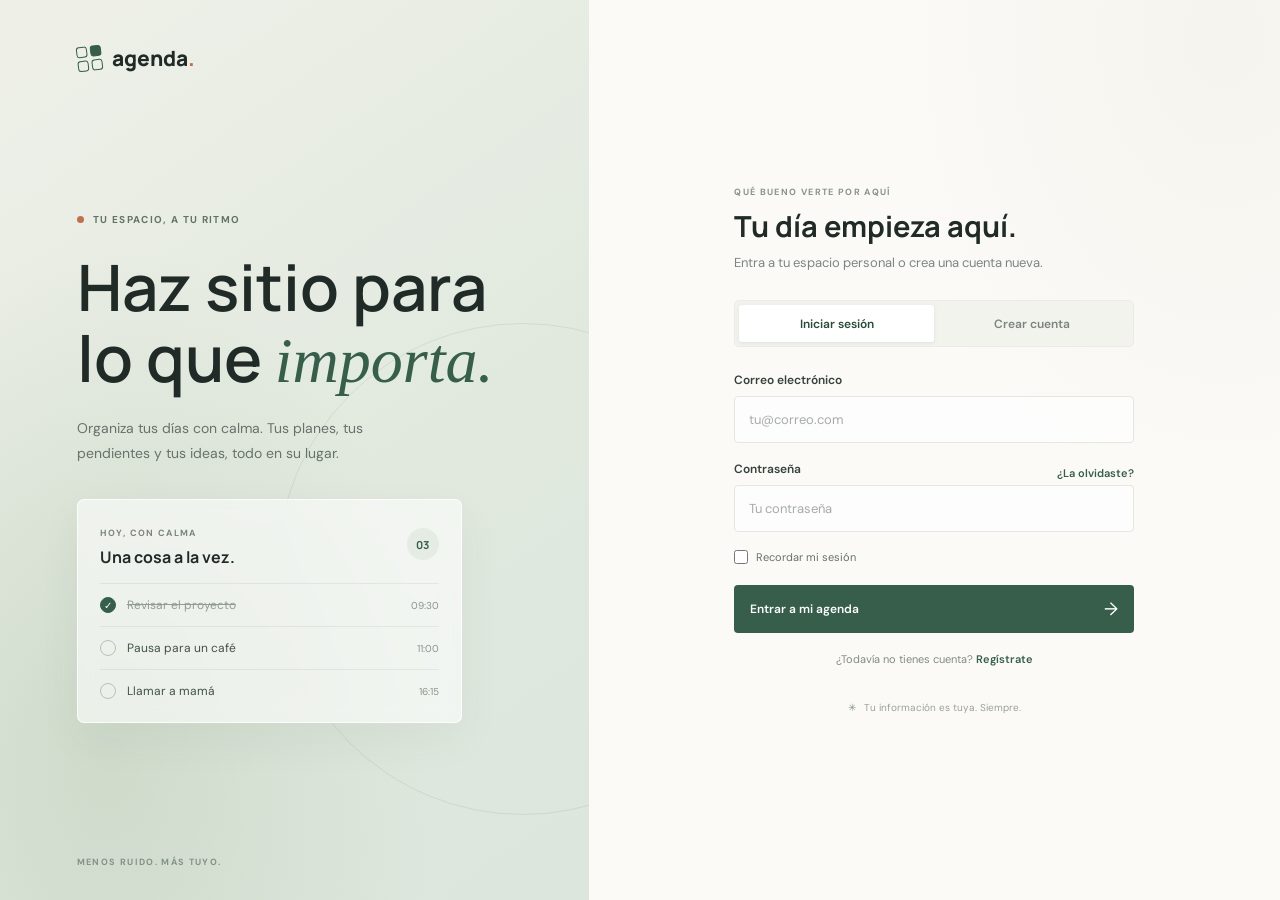
<file: index.html>
<!DOCTYPE html>
<html lang="es">

<head>
	<meta charset="UTF-8">
	<meta name="viewport" content="width=device-width, initial-scale=1.0">
	<meta name="theme-color" content="#f4f3ee">
	<title>Agenda | Acceso</title>
	<link rel="preconnect" href="https://fonts.googleapis.com">
	<link rel="preconnect" href="https://fonts.gstatic.com" crossorigin>
	<link
		href="https://fonts.googleapis.com/css2?family=DM+Sans:wght@400;500;600;700&family=Manrope:wght@400;500;600;700;800&display=swap"
		rel="stylesheet">
	<link rel="stylesheet" href="css/style.css">
</head>

<body>
	<main class="auth-layout">
		<section class="welcome-panel" aria-labelledby="welcome-title">
			<a class="brand" href="#inicio" aria-label="Agenda, inicio">
				<span class="brand-mark" aria-hidden="true"><span></span><span></span><span></span><span></span></span>
				agenda<span class="brand-period">.</span>
			</a>

			<div class="welcome-copy" id="inicio">
				<p class="eyebrow"><span class="eyebrow-dot"></span> TU ESPACIO, A TU RITMO</p>
				<h1 id="welcome-title">Haz sitio para<br>lo que <em>importa.</em></h1>
				<p class="welcome-description">Organiza tus días con calma. Tus planes, tus pendientes y tus ideas, todo
					en su lugar.</p>

				<div class="preview" aria-label="Vista previa de tus pendientes">
					<div class="preview-header">
						<div>
							<span class="preview-label">HOY, CON CALMA</span>
							<p class="preview-date">Una cosa a la vez.</p>
						</div>
						<span class="preview-count">03</span>
					</div>
					<div class="preview-task">
						<span class="task-check task-check--done" aria-hidden="true">✓</span>
						<span class="task-name task-name--done">Revisar el proyecto</span>
						<span class="task-time">09:30</span>
					</div>
					<div class="preview-task">
						<span class="task-check" aria-hidden="true"></span>
						<span class="task-name">Pausa para un café</span>
						<span class="task-time">11:00</span>
					</div>
					<div class="preview-task">
						<span class="task-check" aria-hidden="true"></span>
						<span class="task-name">Llamar a mamá</span>
						<span class="task-time">16:15</span>
					</div>
				</div>
			</div>

			<p class="welcome-footer">MENOS RUIDO. MÁS TUYO.</p>
		</section>

		<section class="form-panel" aria-label="Acceso a tu cuenta">
			<div class="form-wrap">
				<div class="mobile-brand" aria-hidden="true">
					<span class="brand-mark"><span></span><span></span><span></span><span></span></span>
					agenda<span class="brand-period">.</span>
				</div>
				<p class="form-kicker">QUÉ BUENO VERTE POR AQUÍ</p>
				<h2>Tu día empieza aquí.</h2>
				<p class="form-intro">Entra a tu espacio personal o crea una cuenta nueva.</p>

				<div class="auth-switch">
					<input class="tab-input" type="radio" name="auth-tab" id="tab-login" checked>
					<input class="tab-input" type="radio" name="auth-tab" id="tab-register">
					<div class="tab-list" aria-label="Tipo de acceso">
						<label class="tab-label tab-login" for="tab-login">Iniciar sesión</label>
						<label class="tab-label tab-register" for="tab-register">Crear cuenta</label>
					</div>

					<div class="form-content">
						<form class="auth-form login-form" id="user-login-form" method="post">
							<div class="field">
								<label for="login-email">Correo electrónico</label>
								<input id="login-email" name="email" type="email" placeholder="tu@correo.com"
									autocomplete="email" required>
							</div>
							<div class="field">
								<div class="field-heading">
									<label for="login-password">Contraseña</label>
									<a class="text-link" href="#recuperar">¿La olvidaste?</a>
								</div>
								<input id="login-password" name="password" type="password" placeholder="Tu contraseña"
									autocomplete="current-password" required>
							</div>
							<label class="remember-option" for="remember-me">
								<input id="remember-me" name="remember" type="checkbox">
								<span>Recordar mi sesión</span>
							</label>
							<button class="submit-button" type="submit">Entrar a mi agenda <span
									aria-hidden="true">→</span></button>
							<p class="form-bottom">¿Todavía no tienes cuenta? <label class="inline-tab-link"
									for="tab-register">Regístrate</label></p>
						</form>

						<form class="auth-form register-form" id="user-registration-form" method="post">
							<div class="field">
								<label for="register-name">Nombre completo</label>
								<input id="register-name" name="name" type="text" placeholder="¿Cómo te llamas?"
									autocomplete="name" required>
							</div>
							<div class="field">
								<label for="register-email">Correo electrónico</label>
								<input id="register-email" name="email" type="email" placeholder="tu@correo.com"
									autocomplete="email" required>
							</div>
							<div class="field">
								<label for="register-password">Crea una contraseña</label>
								<input id="register-password" name="password" type="password"
									placeholder="Mínimo 8 caracteres" autocomplete="new-password" minlength="8"
									required>
							</div>
							<button class="submit-button" type="submit">Crear mi cuenta <span
									aria-hidden="true">→</span></button>
							<p class="form-bottom">¿Ya tienes cuenta? <label class="inline-tab-link"
									for="tab-login">Inicia sesión</label></p>
						</form>
					</div>
				</div>
				<p class="privacy-note"><span aria-hidden="true">✳</span> Tu información es tuya. Siempre.</p>
			</div>
		</section>
	</main>

	
	<script type="module" src="/js/index.js" defer></script>

</body>

</html>
</file>
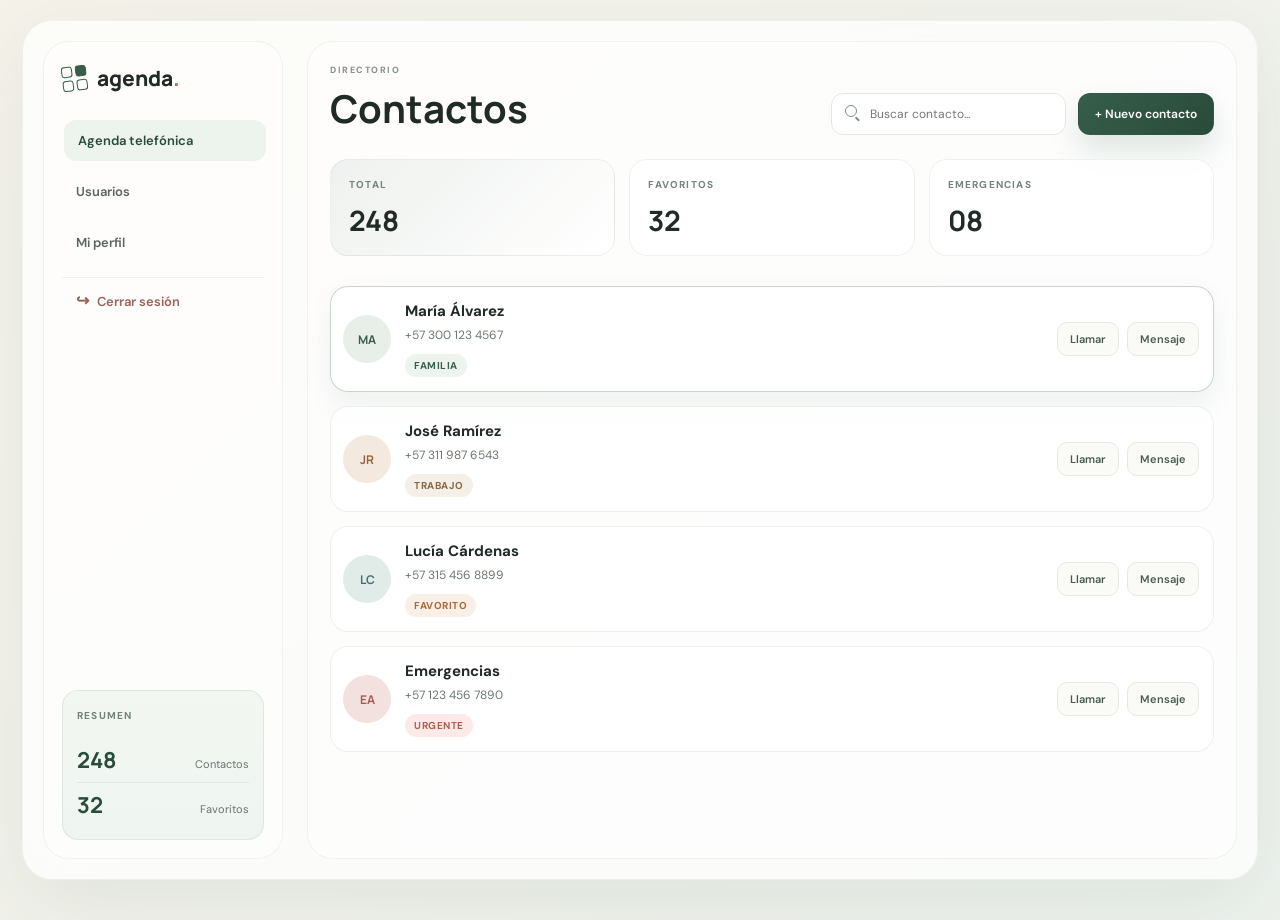
<file: views/notebook-admin.html>
<!DOCTYPE html>
<html lang="es">

<head>
    <meta charset="UTF-8">
    <meta name="viewport" content="width=device-width, initial-scale=1.0">
    <meta name="theme-color" content="#f4f3ee">
    <title>Usuarios | Agenda</title>
    <link rel="preconnect" href="https://fonts.googleapis.com">
    <link rel="preconnect" href="https://fonts.gstatic.com" crossorigin>
    <link
        href="https://fonts.googleapis.com/css2?family=DM+Sans:wght@400;500;600;700&family=Manrope:wght@400;500;600;700;800&display=swap"
        rel="stylesheet">
    <link rel="stylesheet" href="../css/style.css">
</head>

<body class="phonebook-body">
    <div class="phonebook-shell">
        <aside class="phonebook-sidebar">
            <a class="brand" href="../index.html" aria-label="Agenda, inicio">
                <span class="brand-mark" aria-hidden="true"><span></span><span></span><span></span><span></span></span>
                agenda<span class="brand-period">.</span>
            </a>

            <nav class="phonebook-nav" aria-label="Categorías de agenda">
                <a class="nav-item active" href="notebook-admin.html" aria-current="page">Agenda telefónica</a>
                <a class="nav-item" href="users-admin.html">Usuarios</a>
                <a class="nav-item" href="profile-admin.html">Mi perfil</a>
                <button class="nav-item nav-logout" id="logout-button" type="button">Cerrar sesión</button>
            </nav>

            <div class="sidebar-summary">
                <p>Resumen</p>
                <div class="summary-metric">
                    <strong>248</strong>
                    <span>Contactos</span>
                </div>
                <div class="summary-metric">
                    <strong>32</strong>
                    <span>Favoritos</span>
                </div>
            </div>
        </aside>

        <main class="phonebook-main">
            <header class="phonebook-header">
                <div>
                    <p class="phonebook-kicker">DIRECTORIO</p>
                    <h1>Contactos</h1>
                </div>

                <div class="phonebook-header-actions">
                    <label class="phonebook-search" aria-label="Buscar contacto">
                        <span class="search-icon" aria-hidden="true"></span>
                        <input type="search" placeholder="Buscar contacto..." autocomplete="off">
                    </label>
                    <button class="phonebook-button phonebook-button--primary" type="button">+ Nuevo contacto</button>
                </div>
            </header>

            <section class="phonebook-stats" aria-label="Estadísticas de contactos">
                <article class="stat-card stat-card--accent">
                    <span>Total</span>
                    <strong>248</strong>
                </article>
                <article class="stat-card">
                    <span>Favoritos</span>
                    <strong>32</strong>
                </article>
                <article class="stat-card">
                    <span>Emergencias</span>
                    <strong>08</strong>
                </article>
            </section>

            <section class="contacts-panel" aria-label="Lista de contactos">
                <article class="contact-card selected">
                    <div class="contact-avatar" data-tone="0">MA</div>
                    <div class="contact-copy">
                        <h3>María Álvarez</h3>
                        <p>+57 300 123 4567</p>
                        <span class="contact-badge">Familia</span>
                    </div>
                    <div class="contact-actions">
                        <button type="button">Llamar</button>
                        <button type="button">Mensaje</button>
                    </div>
                </article>

                <article class="contact-card">
                    <div class="contact-avatar" data-tone="1">JR</div>
                    <div class="contact-copy">
                        <h3>José Ramírez</h3>
                        <p>+57 311 987 6543</p>
                        <span class="contact-badge contact-badge--work">Trabajo</span>
                    </div>
                    <div class="contact-actions">
                        <button type="button">Llamar</button>
                        <button type="button">Mensaje</button>
                    </div>
                </article>

                <article class="contact-card">
                    <div class="contact-avatar" data-tone="2">LC</div>
                    <div class="contact-copy">
                        <h3>Lucía Cárdenas</h3>
                        <p>+57 315 456 8899</p>
                        <span class="contact-badge contact-badge--favorite">Favorito</span>
                    </div>
                    <div class="contact-actions">
                        <button type="button">Llamar</button>
                        <button type="button">Mensaje</button>
                    </div>
                </article>

                <article class="contact-card">
                    <div class="contact-avatar" data-tone="3">EA</div>
                    <div class="contact-copy">
                        <h3>Emergencias</h3>
                        <p>+57 123 456 7890</p>
                        <span class="contact-badge contact-badge--alert">Urgente</span>
                    </div>
                    <div class="contact-actions">
                        <button type="button">Llamar</button>
                        <button type="button">Mensaje</button>
                    </div>
                </article>
            </section>
        </main>

    </div>
    <script type="module" src="../js/logout.js"></script>
</body>

</html>
</file>
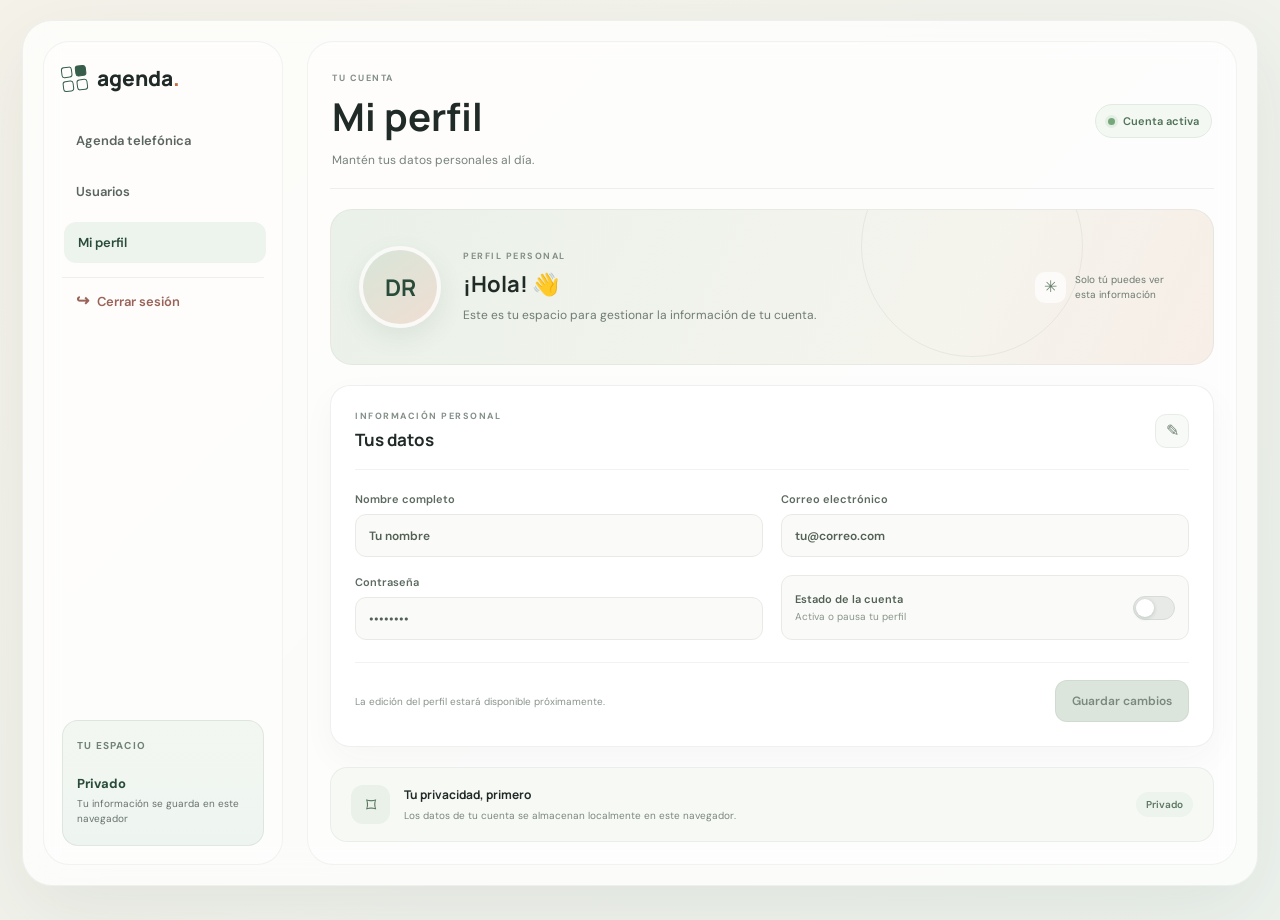
<file: views/profile-admin.html>
<!DOCTYPE html>
<html lang="es">

<head>
    <meta charset="UTF-8">
    <meta name="viewport" content="width=device-width, initial-scale=1.0">
    <meta name="theme-color" content="#f4f3ee">
    <title>Mi perfil | Agenda</title>
    <link rel="preconnect" href="https://fonts.googleapis.com">
    <link rel="preconnect" href="https://fonts.gstatic.com" crossorigin>
    <link
        href="https://fonts.googleapis.com/css2?family=DM+Sans:wght@400;500;600;700&family=Manrope:wght@400;500;600;700;800&display=swap"
        rel="stylesheet">
    <link rel="stylesheet" href="../css/style.css">
</head>

<body class="phonebook-body">
    <div class="phonebook-shell profile-shell">
        <aside class="phonebook-sidebar">
            <a class="brand" href="../index.html" aria-label="Agenda, inicio">
                <span class="brand-mark" aria-hidden="true"><span></span><span></span><span></span><span></span></span>
                agenda<span class="brand-period">.</span>
            </a>

            <nav class="phonebook-nav" aria-label="Navegación principal">
                <a class="nav-item" href="notebook-admin.html">Agenda telefónica</a>
                <a class="nav-item" href="users-admin.html">Usuarios</a>
                <a class="nav-item active" href="profile-admin.html" aria-current="page">Mi perfil</a>
                <button class="nav-item nav-logout" id="logout-button" type="button">Cerrar sesión</button>
            </nav>

            <div class="sidebar-summary users-sidebar-summary">
                <p>Tu espacio</p>
                <div class="summary-metric">
                    <strong>Privado</strong>
                    <span>Tu información se guarda en este navegador</span>
                </div>
            </div>
        </aside>

        <main class="phonebook-main profile-main">
            <header class="users-page-header">
                <div>
                    <p class="phonebook-kicker">TU CUENTA</p>
                    <h1>Mi perfil</h1>
                    <p class="users-intro">Mantén tus datos personales al día.</p>
                </div>
                <span class="profile-state"><span aria-hidden="true"></span> Cuenta activa</span>
            </header>

            <section class="profile-hero" aria-label="Resumen del perfil">
                <div class="profile-avatar" aria-hidden="true">DR</div>
                <div class="profile-hero-copy">
                    <p class="phonebook-kicker">PERFIL PERSONAL</p>
                    <h2>¡Hola! 👋</h2>
                    <p>Este es tu espacio para gestionar la información de tu cuenta.</p>
                </div>
                <div class="profile-hero-note">
                    <span class="profile-note-icon" aria-hidden="true">✳</span>
                    <span>Solo tú puedes ver esta información</span>
                </div>
            </section>

            <section class="profile-card" aria-labelledby="personal-info-title">
                <div class="profile-card-heading">
                    <div>
                        <p class="phonebook-kicker">INFORMACIÓN PERSONAL</p>
                        <h2 id="personal-info-title">Tus datos</h2>
                    </div>
                    <span class="profile-edit-mark" aria-hidden="true">✎</span>
                </div>

                <div class="profile-fields">
                    <label class="profile-field">
                        Nombre completo
                        <input type="text" value="Tu nombre" readonly>
                    </label>
                    <label class="profile-field">
                        Correo electrónico
                        <input type="email" value="tu@correo.com" readonly>
                    </label>
                    <label class="profile-field">
                        Contraseña
                        <input type="password" value="********" >
                       
                    </label>
                    <label class="profile-switch-field">
                        <span class="profile-switch-copy">
                            <span>Estado de la cuenta</span>
                            <small>Activa o pausa tu perfil</small>
                        </span>
                        <input class="profile-toggle-checkbox" type="checkbox" value="1" aria-label="Cuenta activa">
                    </label>
                </div>

                <div class="profile-card-footer">
                    <p>La edición del perfil estará disponible próximamente.</p>
                    <button class="phonebook-button phonebook-button--primary" type="button" disabled>
                        Guardar cambios
                    </button>
                </div>
            </section>

            <section class="profile-security-card" aria-label="Privacidad de la cuenta">
                <span class="security-icon" aria-hidden="true">⌑</span>
                <div>
                    <h2>Tu privacidad, primero</h2>
                    <p>Los datos de tu cuenta se almacenan localmente en este navegador.</p>
                </div>
                <span class="security-lock" aria-label="Información privada">Privado</span>
            </section>
        </main>
    </div>
    <script type="module" src="../js/logout.js"></script>
</body>

</html>
</file>
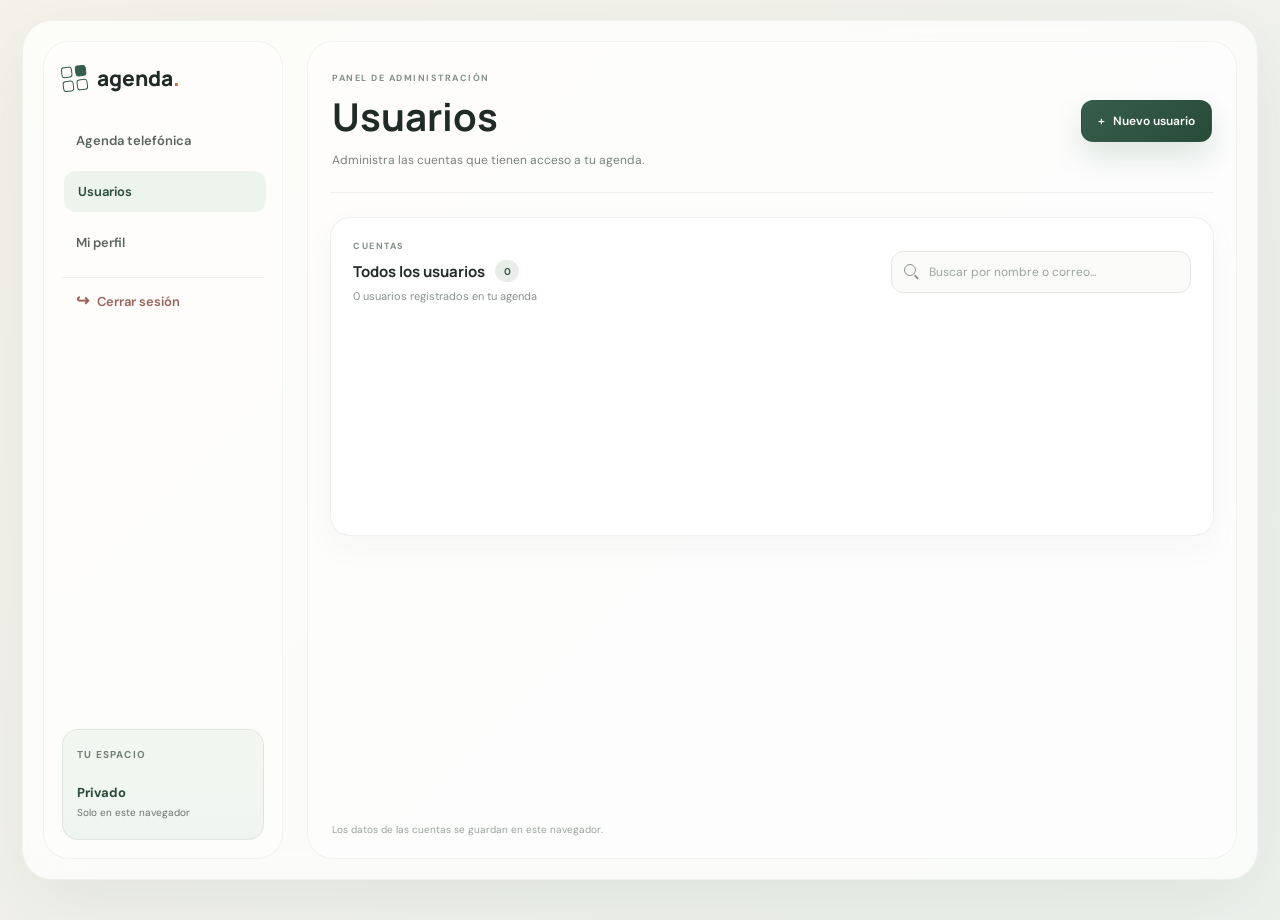
<file: views/users-admin.html>
<!DOCTYPE html>
<html lang="es">

<head>
    <meta charset="UTF-8">
    <meta name="viewport" content="width=device-width, initial-scale=1.0">
    <meta name="theme-color" content="#f4f3ee">
    <title>Usuarios | Agenda</title>
    <link rel="preconnect" href="https://fonts.googleapis.com">
    <link rel="preconnect" href="https://fonts.gstatic.com" crossorigin>
    <link
        href="https://fonts.googleapis.com/css2?family=DM+Sans:wght@400;500;600;700&family=Manrope:wght@400;500;600;700;800&display=swap"
        rel="stylesheet">
    <link rel="stylesheet" href="../css/style.css">
   
</head>

<body class="phonebook-body">
    <div class="phonebook-shell users-shell">
        <aside class="phonebook-sidebar">
            <a class="brand" href="../index.html" aria-label="Agenda, inicio">
                <span class="brand-mark" aria-hidden="true"><span></span><span></span><span></span><span></span></span>
                agenda<span class="brand-period">.</span>
            </a>

            <nav class="phonebook-nav" aria-label="Navegación principal">
                <a class="nav-item" href="notebook-admin.html">Agenda telefónica</a>
                <a class="nav-item active" href="users-admin.html" aria-current="page">Usuarios</a>
                <a class="nav-item" href="profile-admin.html">Mi perfil</a>
                <button class="nav-item nav-logout" id="logout-button" type="button">Cerrar sesión</button>
            </nav>

            <div class="sidebar-summary users-sidebar-summary">
                <p>Tu espacio</p>
                <div class="summary-metric">
                    <strong>Privado</strong>
                    <span>Solo en este navegador</span>
                </div>
            </div>
        </aside>

        <main class="phonebook-main users-main">
            <header class="users-page-header">
                <div>
                    <p class="phonebook-kicker">PANEL DE ADMINISTRACIÓN</p>
                    <h1>Usuarios</h1>
                    <p class="users-intro">Administra las cuentas que tienen acceso a tu agenda.</p>
                </div>
                <button class="phonebook-button phonebook-button--primary" id="open-user-dialog" type="button">
                    <span aria-hidden="true">+</span> Nuevo usuario
                </button>
            </header>

            <section class="users-list-panel" aria-labelledby="user-list-title">
                <div class="users-list-heading">
                    <div>
                        <p class="phonebook-kicker">CUENTAS</p>
                        <h2 id="user-list-title">Todos los usuarios <span class="user-count" id="user-count">0</span>
                        </h2>
                        <p id="user-summary">Usuarios registrados en tu agenda</p>
                    </div>
                    <label class="admin-search">
                        <span class="search-icon" aria-hidden="true"></span>
                        <span class="visually-hidden">Buscar usuarios</span>
                        <input id="user-search" type="search" placeholder="Buscar por nombre o correo..."
                            autocomplete="off">
                    </label>
                </div>

                <div class="user-table-wrap">
                    <table class="user-table">
                        <thead>
                            <tr>
                                <th scope="col">USUARIO</th>
                                <th scope="col">CORREO ELECTRÓNICO</th>
                                <th scope="col">ESTADO</th>
                                <th scope="col">ACCIONES</th>
                            </tr>
                        </thead>
                        <tbody id="user-list">
                        </tbody>
                    </table>
                    <div class="user-empty-state" id="user-empty-state" style="display: none;">
                        <span class="empty-mark" aria-hidden="true">＋</span>
                        <p id="empty-title">Todavía no hay usuarios</p>
                        <span id="empty-description">Agrega una cuenta para verla en este listado.</span>
                    </div>
                </div>
            </section>
            <p class="users-footnote">Los datos de las cuentas se guardan en este navegador.</p>
        </main>
    </div>

    <dialog class="user-dialog" id="user-dialog" aria-labelledby="dialog-title">
        <form class="user-dialog-form" id="create-user-form">
            <div class="dialog-heading">
                <div>
                    <p class="admin-eyebrow">NUEVA CUENTA</p>
                    <h2 id="dialog-title">Agregar usuario</h2>
                </div>
                <button class="dialog-close" id="close-user-dialog" type="button" aria-label="Cerrar ventana">×</button>
            </div>
            <p class="dialog-description">Completa los datos para crear una cuenta nueva.</p>

            <label class="dialog-field" for="new-user-name">
                Nombre completo
                <input id="new-user-name" name="name" type="text" placeholder="Ej. Mariana López" autocomplete="name"
                    required>
            </label>
            <label class="dialog-field" for="new-user-email">
                Correo electrónico
                <input id="new-user-email" name="email" type="email" placeholder="nombre@correo.com"
                    autocomplete="email" required>
            </label>
            <label class="dialog-field" for="new-user-password">
                Contraseña temporal
                <input id="new-user-password" name="password" type="password" placeholder="Mínimo 8 caracteres"
                    autocomplete="new-password" minlength="8" required>
            </label>
            <p class="dialog-feedback" id="dialog-feedback" role="status" aria-live="polite"></p>
            <div class="dialog-actions">
                <button class="admin-secondary-button" id="cancel-user-dialog" type="button">Cancelar</button>
                <button class="admin-primary-button" type="submit">Crear usuario <span
                        aria-hidden="true">→</span></button>
            </div>
        </form>
    </dialog>
     <script defer type="module" src="../js/users-admin.js"></script>
    <script type="module" src="../js/logout.js"></script>
</body>

</html>
</file>
<file: css/style.css>
:root {
	color-scheme: light;
	--ink: #202a27;
	--muted: #7c8580;
	--green: #365e4a;
	--green-dark: #294b39;
	--green-pale: #e5ece4;
	--paper: #fbfaf7;
	--line: #e8e8e1;
	--serif: Georgia, "Times New Roman", serif;
	--sans: "DM Sans", sans-serif;
	--display: "Manrope", sans-serif;
}

* {
	box-sizing: border-box;
}

body {
	min-width: 320px;
	min-height: 100vh;
	margin: 0;
	color: var(--ink);
	background: var(--paper);
	font-family: var(--sans);
	-webkit-font-smoothing: antialiased;
}

button,
input {
	font: inherit;
}

.auth-layout {
	display: grid;
	grid-template-columns: minmax(380px, 0.92fr) minmax(480px, 1.08fr);
	min-height: 100vh;
}

.welcome-panel {
	position: relative;
	display: flex;
	min-height: 100vh;
	flex-direction: column;
	justify-content: space-between;
	overflow: hidden;
	padding: 44px clamp(36px, 6vw, 88px) 32px;
	background-color: #e9eee7;
	background-image: radial-gradient(ellipse at 18% 84%, rgba(177, 194, 169, 0.37), transparent 48%), linear-gradient(145deg, #eef0e8 4%, #e1e9df 57%, #dce6dc 100%);
}

.welcome-panel::after {
	position: absolute;
	right: -180px;
	bottom: 85px;
	width: 490px;
	height: 490px;
	border: 1px solid rgba(54, 94, 74, 0.1);
	border-radius: 50%;
	content: "";
	pointer-events: none;
}

.brand,
.mobile-brand {
	display: inline-flex;
	width: fit-content;
	align-items: center;
	gap: 10px;
	color: var(--ink);
	font-family: var(--display);
	font-size: 21px;
	font-weight: 800;
	letter-spacing: 0;
	text-decoration: none;
}

.brand-period {
	margin-left: -10px;
	color: #c56b45;
}

.brand-mark {
	display: grid;
	width: 25px;
	height: 25px;
	grid-template-columns: repeat(2, 1fr);
	grid-template-rows: repeat(2, 1fr);
	gap: 3px;
	transform: rotate(-7deg);
}

.brand-mark span {
	border: 1.5px solid var(--green);
	border-radius: 3px;
}

.brand-mark span:nth-child(2) {
	background: var(--green);
}

.welcome-copy {
	position: relative;
	z-index: 1;
	width: min(100%, 440px);
	margin: 50px auto 42px;
	animation: arrive 650ms ease-out both;
}

.eyebrow,
.form-kicker,
.preview-label,
.welcome-footer {
	font-size: 10px;
	font-weight: 700;
	letter-spacing: 1.35px;
}

.eyebrow {
	display: flex;
	align-items: center;
	gap: 9px;
	margin: 0 0 25px;
	color: #627466;
}

.eyebrow-dot {
	width: 7px;
	height: 7px;
	border-radius: 50%;
	background: #bf704e;
}

.welcome-copy h1 {
	margin: 0;
	font-family: var(--display);
	font-size: clamp(43px, 5vw, 66px);
	font-weight: 600;
	letter-spacing: 0;
	line-height: 1.12;
}

.welcome-copy h1 em {
	color: var(--green);
	font-family: var(--serif);
	font-weight: 400;
}

.welcome-description {
	max-width: 350px;
	margin: 19px 0 33px;
	color: #66726b;
	font-size: 14px;
	line-height: 1.8;
}

.preview {
	max-width: 385px;
	padding: 20px 22px 10px;
	border: 1px solid rgba(255, 255, 255, 0.76);
	border-radius: 7px;
	background: rgba(255, 255, 255, 0.57);
	box-shadow: 0 16px 44px rgba(58, 76, 60, 0.055);
	backdrop-filter: blur(9px);
}

.preview-header {
	display: flex;
	align-items: center;
	justify-content: space-between;
	padding-bottom: 15px;
}

.preview-label {
	color: #79867c;
	font-size: 9px;
}

.preview-date {
	margin: 5px 0 0;
	font-family: var(--display);
	font-size: 16px;
	font-weight: 700;
}

.preview-count {
	display: grid;
	width: 32px;
	height: 32px;
	place-items: center;
	border-radius: 50%;
	background: var(--green-pale);
	color: var(--green);
	font-family: var(--display);
	font-size: 11px;
	font-weight: 700;
}

.preview-task {
	display: flex;
	min-height: 43px;
	align-items: center;
	gap: 11px;
	border-top: 1px solid rgba(91, 110, 92, 0.1);
	font-size: 12px;
}

.task-check {
	display: grid;
	width: 16px;
	height: 16px;
	flex: 0 0 16px;
	place-items: center;
	border: 1px solid #b5c2b4;
	border-radius: 50%;
	color: white;
	font-size: 10px;
}

.task-check--done {
	border-color: var(--green);
	background: var(--green);
}

.task-name {
	flex: 1;
	color: #435149;
}

.task-name--done {
	color: #929c94;
	text-decoration: line-through;
}

.task-time {
	color: #8a938c;
	font-size: 10px;
}

.welcome-footer {
	position: relative;
	z-index: 1;
	margin: 0;
	color: #849187;
	font-size: 9px;
}

.form-panel {
	display: grid;
	min-height: 100vh;
	place-items: center;
	padding: 48px clamp(32px, 7vw, 100px);
	background-color: var(--paper);
	background-image: radial-gradient(ellipse at 92% 4%, rgba(234, 233, 221, 0.36), transparent 39%);
}

.form-wrap {
	width: min(100%, 400px);
	animation: arrive 650ms 100ms ease-out both;
}

.mobile-brand {
	display: none;
}

.form-kicker {
	margin: 0 0 10px;
	color: #89938c;
	font-size: 9px;
}

.form-wrap h2 {
	margin: 0;
	font-family: var(--display);
	font-size: 29px;
	font-weight: 700;
	letter-spacing: 0;
	line-height: 1.25;
}

.form-intro {
	margin: 8px 0 27px;
	color: var(--muted);
	font-size: 13px;
	line-height: 1.65;
}

.auth-switch {
	--active-tab: 0;
}

.tab-input {
	position: absolute;
	width: 1px;
	height: 1px;
	overflow: hidden;
	clip: rect(0, 0, 0, 0);
	white-space: nowrap;
	clip-path: inset(50%);
}

.tab-list {
	position: relative;
	display: grid;
	height: 47px;
	grid-template-columns: 1fr 1fr;
	padding: 4px;
	border: 1px solid #ecece6;
	border-radius: 5px;
	background: #f3f3ee;
}

.tab-list::before {
	position: absolute;
	top: 4px;
	bottom: 4px;
	left: 4px;
	width: calc(50% - 4px);
	border-radius: 3px;
	background: white;
	box-shadow: 0 1px 4px rgba(38, 52, 42, 0.09);
	content: "";
	transition: transform 220ms ease;
}

.tab-label {
	position: relative;
	z-index: 1;
	display: grid;
	place-items: center;
	color: #7b847e;
	cursor: pointer;
	font-size: 12px;
	font-weight: 600;
	transition: color 180ms ease;
}

#tab-register:checked ~ .tab-list::before {
	transform: translateX(100%);
}

#tab-login:checked ~ .tab-list .tab-login,
#tab-register:checked ~ .tab-list .tab-register {
	color: var(--green-dark);
}

.tab-input:focus-visible ~ .tab-list {
	outline: 2px solid #72937b;
	outline-offset: 2px;
}

.form-content {
	margin-top: 25px;
}

.auth-form {
	display: none;
	animation: reveal 220ms ease-out both;
}

#tab-login:checked ~ .form-content .login-form,
#tab-register:checked ~ .form-content .register-form {
	display: block;
}

.field {
	margin-bottom: 18px;
}

.field > label,
.field-heading label {
	display: block;
	margin-bottom: 8px;
	color: #35413a;
	font-size: 12px;
	font-weight: 600;
}

.field input {
	width: 100%;
	height: 47px;
	padding: 0 14px;
	border: 1px solid #e5e6df;
	border-radius: 4px;
	outline: none;
	background: rgba(255, 255, 255, 0.73);
	color: var(--ink);
	font-size: 13px;
	transition: border-color 160ms ease, box-shadow 160ms ease, background 160ms ease;
}

.field input::placeholder {
	color: #a5aca6;
}

.field input:focus {
	border-color: #78917b;
	background: white;
	box-shadow: 0 0 0 3px rgba(91, 125, 96, 0.11);
}

.field-heading {
	display: flex;
	align-items: center;
	justify-content: space-between;
}

.text-link,
.inline-tab-link {
	color: var(--green);
	font-size: 11px;
	font-weight: 600;
	text-decoration: none;
}

.text-link:hover,
.inline-tab-link:hover {
	color: var(--green-dark);
	text-decoration: underline;
	text-underline-offset: 3px;
}

.remember-option {
	display: flex;
	width: fit-content;
	align-items: center;
	gap: 8px;
	margin: 1px 0 21px;
	color: #66716a;
	cursor: pointer;
	font-size: 11px;
}

.remember-option input {
	width: 14px;
	height: 14px;
	margin: 0;
	accent-color: var(--green);
}

.submit-button {
	display: flex;
	width: 100%;
	min-height: 48px;
	align-items: center;
	justify-content: space-between;
	padding: 0 16px;
	border: 0;
	border-radius: 4px;
	background: var(--green);
	color: white;
	cursor: pointer;
	font-size: 12px;
	font-weight: 600;
	transition: background 170ms ease, transform 170ms ease;
}

.submit-button:hover {
	transform: translateY(-1px);
	background: var(--green-dark);
}

.submit-button:focus-visible {
	outline: 3px solid rgba(54, 94, 74, 0.27);
	outline-offset: 3px;
}

.submit-button span {
	font-size: 18px;
	font-weight: 400;
}

.form-bottom {
	margin: 19px 0 0;
	color: #818a83;
	font-size: 11px;
	text-align: center;
}

.inline-tab-link {
	padding: 0;
	border: 0;
	background: none;
	cursor: pointer;
	font-family: inherit;
}

.privacy-note {
	margin: 35px 0 0;
	color: #9aa19b;
	font-size: 10px;
	text-align: center;
}

.privacy-note span {
	margin-right: 5px;
	color: #829480;
}

@keyframes arrive {
	from {
		opacity: 0;
		transform: translateY(9px);
	}

	to {
		opacity: 1;
		transform: translateY(0);
	}
}

@keyframes reveal {
	from {
		opacity: 0;
	}

	to {
		opacity: 1;
	}
}

@media (max-width: 820px) {
	.auth-layout {
		grid-template-columns: minmax(300px, 0.85fr) minmax(390px, 1.15fr);
	}

	.welcome-panel {
		padding-right: 34px;
		padding-left: 34px;
	}

	.form-panel {
		padding-right: 34px;
		padding-left: 34px;
	}

	.welcome-copy h1 {
		font-size: 47px;
	}
}

@media (max-width: 680px) {
	.auth-layout {
		display: block;
		min-height: 100vh;
	}

	.welcome-panel {
		display: none;
	}

	.form-panel {
		min-height: 100vh;
		padding: 35px 24px;
	}

	.form-wrap {
		max-width: 410px;
	}

	.mobile-brand {
		display: inline-flex;
		margin-bottom: 43px;
	}

	.form-wrap h2 {
		font-size: 27px;
	}
}

@media (max-width: 380px) {
	.form-panel {
		padding-right: 20px;
		padding-left: 20px;
	}

	.mobile-brand {
		margin-bottom: 34px;
	}
}

@media (prefers-reduced-motion: reduce) {
	*,
	*::before,
	*::after {
		scroll-behavior: auto !important;
		animation-duration: 0.01ms !important;
		animation-iteration-count: 1 !important;
		transition-duration: 0.01ms !important;
	}
}

.admin-body {
	--admin-bg: #f7f7f2;
	min-height: 100vh;
	background: var(--admin-bg);
}

.admin-topbar {
	position: sticky;
	top: 0;
	z-index: 2;
	display: flex;
	height: 70px;
	align-items: center;
	justify-content: space-between;
	padding: 0 clamp(22px, 5vw, 72px);
	border-bottom: 1px solid #e9e9e2;
	background: rgba(251, 250, 247, 0.94);
	backdrop-filter: blur(12px);
}

.admin-nav {
	display: flex;
	height: 100%;
	align-items: center;
	gap: 30px;
	margin-left: 50px;
}

.admin-nav a {
	position: relative;
	display: grid;
	height: 100%;
	align-items: center;
	color: #778079;
	font-size: 12px;
	font-weight: 500;
	text-decoration: none;
}

.admin-nav a:hover,
.admin-nav .admin-nav-active {
	color: var(--green-dark);
}

.admin-nav .admin-nav-active::after {
	position: absolute;
	right: 0;
	bottom: -1px;
	left: 0;
	height: 2px;
	background: var(--green);
	content: "";
}

.admin-account {
	display: flex;
	align-items: center;
	gap: 10px;
	color: #58645c;
	font-size: 11px;
	font-weight: 600;
}

.admin-account-avatar {
	display: grid;
	width: 31px;
	height: 31px;
	place-items: center;
	border: 1px solid #dce5dc;
	border-radius: 50%;
	background: #e9eee7;
	color: var(--green);
	font-family: var(--display);
	font-size: 12px;
	font-weight: 700;
}

.admin-main {
	width: min(100% - 48px, 1080px);
	margin: 0 auto;
	padding: 62px 0 42px;
	animation: arrive 450ms ease-out both;
}

.admin-heading-row {
	display: flex;
	align-items: flex-end;
	justify-content: space-between;
	gap: 24px;
	margin-bottom: 42px;
}

.admin-eyebrow {
	margin: 0 0 9px;
	color: #839087;
	font-size: 9px;
	font-weight: 700;
	letter-spacing: 1.4px;
}

.admin-heading-row h1 {
	margin: 0;
	font-family: var(--display);
	font-size: 34px;
	font-weight: 700;
	letter-spacing: 0;
	line-height: 1.2;
}

.admin-description {
	margin: 9px 0 0;
	color: var(--muted);
	font-size: 13px;
	line-height: 1.6;
}

.admin-primary-button,
.admin-secondary-button {
	display: inline-flex;
	min-height: 42px;
	align-items: center;
	justify-content: center;
	gap: 9px;
	padding: 0 15px;
	border: 1px solid transparent;
	border-radius: 4px;
	cursor: pointer;
	font-size: 12px;
	font-weight: 600;
	transition: background 160ms ease, border-color 160ms ease, transform 160ms ease;
}

.admin-primary-button {
	background: var(--green);
	color: white;
}

.admin-primary-button:hover {
	transform: translateY(-1px);
	background: var(--green-dark);
}

.admin-primary-button span {
	font-size: 17px;
	font-weight: 400;
}

.admin-primary-button > span:first-child {
	font-size: 18px;
}

.admin-secondary-button {
	border-color: #e2e4dc;
	background: white;
	color: #5f6962;
}

.admin-secondary-button:hover {
	border-color: #cbd5ca;
	background: #f8faf7;
}

.admin-primary-button:focus-visible,
.admin-secondary-button:focus-visible,
.dialog-close:focus-visible {
	outline: 3px solid rgba(54, 94, 74, 0.23);
	outline-offset: 3px;
}

.admin-list-section {
	border-top: 1px solid #e4e6de;
}

.admin-list-heading {
	display: flex;
	min-height: 100px;
	align-items: center;
	justify-content: space-between;
	gap: 24px;
}

.admin-list-heading h2 {
	display: flex;
	align-items: center;
	gap: 10px;
	margin: 0;
	font-family: var(--display);
	font-size: 15px;
	font-weight: 700;
	letter-spacing: 0;
}

.admin-list-heading > div > p {
	margin: 6px 0 0;
	color: #89928b;
	font-size: 11px;
}

.user-count {
	display: inline-grid;
	min-width: 24px;
	height: 22px;
	place-items: center;
	padding: 0 6px;
	border-radius: 11px;
	background: #e8eee7;
	color: var(--green);
	font-family: var(--sans);
	font-size: 10px;
	font-weight: 700;
}

.admin-search {
	position: relative;
	width: min(100%, 290px);
}

.admin-search input {
	width: 100%;
	height: 39px;
	padding: 0 12px 0 37px;
	border: 1px solid #e4e6df;
	border-radius: 4px;
	outline: none;
	background: rgba(255, 255, 255, 0.75);
	color: var(--ink);
	font-size: 11px;
}

.admin-search input::placeholder {
	color: #9ba39c;
}

.admin-search input:focus,
.dialog-field input:focus {
	border-color: #78917b;
	box-shadow: 0 0 0 3px rgba(91, 125, 96, 0.11);
}

.search-icon {
	position: absolute;
	top: 11px;
	left: 13px;
	width: 12px;
	height: 12px;
	border: 1.5px solid #89948b;
	border-radius: 50%;
}

.search-icon::after {
	position: absolute;
	right: -4px;
	bottom: -3px;
	width: 5px;
	height: 1.5px;
	transform: rotate(45deg);
	background: #89948b;
	content: "";
}

.visually-hidden {
	position: absolute;
	width: 1px;
	height: 1px;
	padding: 0;
	margin: -1px;
	overflow: hidden;
	clip: rect(0, 0, 0, 0);
	white-space: nowrap;
	border: 0;
}

.user-table-wrap {
	min-height: 170px;
	border-top: 1px solid #e4e6de;
	border-bottom: 1px solid #e4e6de;
}

.user-table {
	width: 100%;
	border-collapse: collapse;
	text-align: left;
}

.user-table th {
	height: 45px;
	padding: 0 18px;
	color: #879188;
	font-size: 9px;
	font-weight: 700;
	letter-spacing: 0.8px;
}

.user-table th:first-child,
.user-table td:first-child {
	padding-left: 0;
}

.user-table td {
	height: 67px;
	padding: 0 18px;
	border-top: 1px solid #ecece6;
	color: #606b63;
	font-size: 12px;
}

.user-identity {
	display: flex;
	min-width: 180px;
	align-items: center;
	gap: 11px;
}

.user-avatar {
	display: grid;
	width: 34px;
	height: 34px;
	flex: 0 0 34px;
	place-items: center;
	border-radius: 50%;
	background: #e9eee7;
	color: #46644e;
	font-family: var(--display);
	font-size: 11px;
	font-weight: 700;
}

.user-avatar[data-tone="1"] {
	background: #f2e9dd;
	color: #936443;
}

.user-avatar[data-tone="2"] {
	background: #e3ecec;
	color: #4f7472;
}

.user-avatar[data-tone="3"] {
	background: #f1e6e4;
	color: #9b6158;
}

.user-name {
	color: #35413a;
	font-weight: 600;
}

.user-status {
	display: inline-flex;
	align-items: center;
	gap: 7px;
	color: #54745b;
	font-size: 11px;
	font-weight: 500;
}

.user-status::before {
	width: 7px;
	height: 7px;
	border-radius: 50%;
	background: #72a27a;
	content: "";
}

.user-status--inactive {
	color: #89908a;
}

.user-status--inactive::before {
	background: #b0b5af;
}

.user-empty-state {
	display: grid;
	min-height: 170px;
	place-content: center;
	justify-items: center;
	padding: 25px;
	text-align: center;
}

.empty-mark {
	color: #708776;
	font-size: 25px;
	line-height: 1;
}

.user-empty-state p {
	margin: 11px 0 4px;
	color: #46534a;
	font-family: var(--display);
	font-size: 13px;
	font-weight: 700;
}

.user-empty-state > span:last-child {
	color: #8a938c;
	font-size: 11px;
}

.admin-footnote {
	margin: 17px 0 0;
	color: #9aa19b;
	font-size: 10px;
}

.user-dialog {
	width: min(100% - 32px, 450px);
	max-width: 450px;
	padding: 0;
	border: 1px solid #e5e7df;
	border-radius: 7px;
	background: var(--paper);
	color: var(--ink);
	box-shadow: 0 24px 80px rgba(29, 42, 32, 0.2);
}

.user-dialog::backdrop {
	background: rgba(29, 39, 33, 0.42);
	backdrop-filter: blur(3px);
}

.user-dialog[open] {
	animation: dialog-in 180ms ease-out both;
}

.user-dialog-form {
	padding: 29px 30px 25px;
}

.dialog-heading {
	display: flex;
	align-items: flex-start;
	justify-content: space-between;
	gap: 15px;
}

.dialog-heading h2 {
	margin: 0;
	font-family: var(--display);
	font-size: 23px;
	font-weight: 700;
	letter-spacing: 0;
}

.dialog-close {
	display: grid;
	width: 32px;
	height: 32px;
	flex: 0 0 32px;
	place-items: center;
	border: 1px solid #e8e9e2;
	border-radius: 4px;
	background: white;
	color: #68736b;
	cursor: pointer;
	font-size: 20px;
	line-height: 1;
}

.dialog-description {
	margin: 9px 0 23px;
	color: #818a83;
	font-size: 12px;
	line-height: 1.6;
}

.dialog-field {
	display: block;
	margin-top: 16px;
	color: #35413a;
	font-size: 11px;
	font-weight: 600;
}

.dialog-field input {
	display: block;
	width: 100%;
	height: 43px;
	margin-top: 8px;
	padding: 0 12px;
	border: 1px solid #e4e6df;
	border-radius: 4px;
	outline: none;
	background: white;
	color: var(--ink);
	font-size: 12px;
}

.dialog-field input::placeholder {
	color: #a5aca6;
}

.dialog-feedback {
	min-height: 16px;
	margin: 10px 0 0;
	color: #a54f3e;
	font-size: 11px;
}

.dialog-actions {
	display: flex;
	justify-content: flex-end;
	gap: 9px;
	margin-top: 10px;
	padding-top: 18px;
	border-top: 1px solid #ecece6;
}

@keyframes dialog-in {
	from {
		opacity: 0;
		transform: translateY(8px) scale(0.99);
	}

	to {
		opacity: 1;
		transform: translateY(0) scale(1);
	}
}

@media (max-width: 700px) {
	.admin-topbar {
		height: 62px;
		padding: 0 20px;
	}

	.admin-nav {
		gap: 18px;
		margin-left: 0;
	}

	.admin-account > span:last-child {
		display: none;
	}

	.admin-main {
		width: min(100% - 40px, 560px);
		padding-top: 42px;
	}

	.admin-heading-row {
		align-items: flex-start;
		margin-bottom: 30px;
	}

	.admin-heading-row h1 {
		font-size: 29px;
	}

	.admin-primary-button {
		min-height: 40px;
		padding: 0 11px;
		font-size: 11px;
	}

	.admin-list-heading {
		align-items: flex-start;
		flex-direction: column;
		gap: 15px;
		padding: 20px 0;
	}

	.admin-search {
		width: 100%;
	}

	.user-table th {
		padding-right: 8px;
		padding-left: 8px;
		font-size: 8px;
	}

	.user-table td {
		padding-right: 8px;
		padding-left: 8px;
		font-size: 11px;
	}

	.user-table th:nth-child(2),
	.user-table td:nth-child(2) {
		padding-left: 12px;
	}

	.user-identity {
		min-width: 125px;
		gap: 8px;
	}

	.user-avatar {
		width: 30px;
		height: 30px;
		flex-basis: 30px;
	}
}

.phonebook-body {
	background: linear-gradient(135deg, #f5f2ea 0%, #edf2ed 100%);
}

.phonebook-shell {
	display: grid;
	grid-template-columns: 240px minmax(0, 1.2fr);
	gap: 24px;
	width: min(100% - 44px, 1260px);
	min-height: calc(100vh - 40px);
	margin: 20px auto;
	padding: 20px;
	border: 1px solid rgba(82, 98, 84, 0.08);
	border-radius: 30px;
	background: rgba(255, 255, 255, 0.72);
	backdrop-filter: blur(16px);
	box-shadow: 0 25px 80px rgba(44, 58, 49, 0.08);
}

.phonebook-sidebar,
.phonebook-main,
.phonebook-detail {
	border: 1px solid rgba(147, 162, 151, 0.12);
	border-radius: 26px;
	background: rgba(255, 255, 255, 0.48);
}

.phonebook-sidebar {
	display: flex;
	flex-direction: column;
	gap: 28px;
	padding: 22px 18px 18px;
}

.phonebook-nav {
	display: flex;
	flex-direction: column;
	gap: 10px;
}

.nav-item {
	display: block;
	padding: 12px 14px;
	border: 0;
	border-radius: 12px;
	background: transparent;
	color: #5b655f;
	font-size: 13px;
	font-weight: 600;
	text-align: left;
	text-decoration: none;
	cursor: pointer;
	transition: background 140ms ease, color 140ms ease, transform 140ms ease;
}

.nav-item:hover,
.nav-item.active {
	background: #edf4ee;
	color: var(--green-dark);
	transform: translateX(2px);
}

.nav-logout {
	width: 100%;
	margin-top: 4px;
	border-top: 1px solid rgba(90, 105, 94,  0.1);
	border-radius: 0 0 12px 12px;
	color: #9a6258;
}

.nav-logout::before {
	margin-right: 8px;
	content: "↪";
	font-size: 16px;
}

.nav-logout:hover {
	background: #fbefec;
	color: #98483e;
}

.sidebar-summary {
	margin-top: auto;
	padding: 18px 14px 12px;
	border: 1px solid rgba(92, 114, 101, 0.12);
	border-radius: 16px;
	background: linear-gradient(180deg, #f3f7f2 0%, #eef5f0 100%);
}

.sidebar-summary p {
	margin: 0 0 16px;
	color: #718078;
	font-size: 10px;
	font-weight: 700;
	letter-spacing: 1.2px;
	text-transform: uppercase;
}

.summary-metric {
	display: flex;
	align-items: baseline;
	justify-content: space-between;
	padding: 7px 0;
	border-top: 1px solid rgba(90, 105, 94, 0.1);
}

.summary-metric:first-of-type {
	border-top: 0;
}

.summary-metric strong {
	color: var(--green-dark);
	font-family: var(--display);
	font-size: 22px;
}

.summary-metric span {
	color: #69736d;
	font-size: 11px;
}

.phonebook-main {
	display: flex;
	flex-direction: column;
	gap: 24px;
	padding: 22px;
}

.phonebook-header {
	display: flex;
	align-items: flex-end;
	justify-content: space-between;
	gap: 20px;
}

.phonebook-kicker {
	margin: 0 0 6px;
	color: #839088;
	font-size: 9px;
	font-weight: 700;
	letter-spacing: 1.5px;
}

.phonebook-header h1 {
	margin: 0;
	font-family: var(--display);
	font-size: clamp(30px, 3vw, 42px);
	font-weight: 700;
}

.phonebook-header-actions {
	display: flex;
	align-items: center;
	gap: 12px;
}

.phonebook-search {
	position: relative;
	display: inline-block;
	min-width: 235px;
}

.phonebook-search input {
	width: 100%;
	height: 42px;
	padding: 0 12px 0 38px;
	border: 1px solid #e4e7e0;
	border-radius: 12px;
	background: rgba(255, 255, 255, 0.8);
	color: var(--ink);
	font-size: 12px;
}

.phonebook-search .search-icon {
	position: absolute;
	top: 12px;
	left: 14px;
	width: 12px;
	height: 12px;
	border: 1.5px solid #7d8a80;
	border-radius: 50%;
}

.phonebook-search .search-icon::after {
	position: absolute;
	right: -4px;
	bottom: -3px;
	width: 5px;
	height: 1.5px;
	transform: rotate(45deg);
	background: #7d8a80;
	content: "";
}

.phonebook-button {
	display: inline-flex;
	height: 42px;
	align-items: center;
	justify-content: center;
	padding: 0 16px;
	border: 1px solid transparent;
	border-radius: 12px;
	cursor: pointer;
	font-size: 12px;
	font-weight: 600;
	transition: transform 150ms ease, box-shadow 150ms ease, background 150ms ease;
}

.phonebook-button:hover {
	transform: translateY(-1px);
}

.phonebook-button--primary {
	border-color: rgba(54, 94, 74, 0.08);
	background: linear-gradient(135deg, var(--green) 0%, var(--green-dark) 100%);
	color: white;
	box-shadow: 0 15px 30px rgba(54, 94, 74, 0.16);
}

.phonebook-button--ghost {
	border-color: #e5e9e2;
	background: #f9f9f5;
	color: #485a4d;
}

.phonebook-button--danger {
	border-color: rgba(157, 84, 70, 0.12);
	background: #fdf0ee;
	color: #a75447;
}

.phonebook-stats {
	display: grid;
	grid-template-columns: repeat(3, minmax(0, 1fr));
	gap: 14px;
}

.stat-card {
	padding: 18px 18px 16px;
	border: 1px solid rgba(146, 162, 152, 0.14);
	border-radius: 18px;
	background: rgba(255, 255, 255, 0.8);
}

.stat-card span {
	display: block;
	color: #75827b;
	font-size: 10px;
	font-weight: 700;
	letter-spacing: 1.2px;
	text-transform: uppercase;
}

.stat-card strong {
	display: block;
	margin-top: 10px;
	font-family: var(--display);
	font-size: 28px;
	font-weight: 700;
}

.stat-card--accent {
	background: linear-gradient(135deg, rgba(54, 94, 74, 0.08), rgba(255, 255, 255, 0.8));
}

.contacts-panel {
	display: flex;
	flex: 1;
	flex-direction: column;
	gap: 14px;
	padding-top: 6px;
}

.contact-card {
	display: grid;
	grid-template-columns: auto minmax(0, 1fr) auto;
	align-items: center;
	gap: 14px;
	padding: 14px 14px 14px 12px;
	border: 1px solid rgba(134, 154, 144, 0.15);
	border-radius: 18px;
	background: rgba(255, 255, 255, 0.74);
	transition: border-color 150ms ease, transform 150ms ease, box-shadow 150ms ease;
}

.contact-card:hover {
	transform: translateY(-1px);
	border-color: rgba(54, 94, 74, 0.2);
}

.contact-card.selected {
	border-color: rgba(54, 94, 74, 0.26);
	box-shadow: 0 12px 28px rgba(54, 94, 74, 0.08);
}

.contact-avatar,
.detail-avatar {
	display: grid;
	place-items: center;
	border-radius: 50%;
	font-family: var(--display);
	font-weight: 700;
}

.contact-avatar {
	width: 48px;
	height: 48px;
	font-size: 12px;
}

.contact-avatar[data-tone="0"] {
	background: #e7efe8;
	color: #3b5d4f;
}

.contact-avatar[data-tone="1"] {
	background: #f3e9df;
	color: #9b6339;
}

.contact-avatar[data-tone="2"] {
	background: #e1ece9;
	color: #496f6a;
}

.contact-avatar[data-tone="3"] {
	background: #f2e1df;
	color: #9f5d55;
}

.contact-copy {
	min-width: 0;
}

.contact-copy h3 {
	margin: 0;
	font-size: 15px;
	font-weight: 700;
}

.contact-copy p {
	margin: 6px 0 10px;
	color: #6c786f;
	font-size: 12px;
}

.contact-badge {
	display: inline-flex;
	padding: 5px 9px;
	border-radius: 999px;
	background: #edf3ee;
	color: #39604d;
	font-size: 10px;
	font-weight: 700;
	letter-spacing: 0.5px;
	text-transform: uppercase;
}

.contact-badge--work {
	background: #f4f0e7;
	color: #8b6641;
}

.contact-badge--favorite {
	background: #f8efe6;
	color: #a86838;
}

.contact-badge--alert {
	background: #fdeae8;
	color: #b25d51;
}

.contact-actions {
	display: flex;
	gap: 8px;
}

.contact-actions button {
	padding: 9px 12px;
	border: 1px solid #e7e8e1;
	border-radius: 10px;
	background: #fafaf7;
	color: #4a5c50;
	cursor: pointer;
	font-size: 11px;
	font-weight: 600;
}

.phonebook-detail {
	display: flex;
	flex-direction: column;
	gap: 26px;
	padding: 22px 20px;
}

.detail-header {
	display: flex;
	align-items: center;
	gap: 16px;
	padding-bottom: 18px;
	border-bottom: 1px solid rgba(136, 149, 142, 0.12);
}

.detail-avatar {
	width: 72px;
	height: 72px;
	background: linear-gradient(135deg, #e8f1e8, #f6e8df);
	color: var(--green-dark);
	font-size: 20px;
}

.detail-tag {
	margin: 0 0 8px;
	color: #839088;
	font-size: 9px;
	font-weight: 700;
	letter-spacing: 1.3px;
}

.detail-header h2 {
	margin: 0;
	font-family: var(--display);
	font-size: 26px;
	font-weight: 700;
}

.detail-info {
	display: flex;
	flex-direction: column;
	gap: 14px;
}

.detail-row {
	display: flex;
	flex-direction: column;
	gap: 6px;
	padding: 14px 12px;
	border: 1px solid rgba(134, 154, 144, 0.16);
	border-radius: 14px;
	background: rgba(247, 248, 245, 0.8);
}

.detail-row span {
	color: #7b877f;
	font-size: 10px;
	font-weight: 700;
	letter-spacing: 1px;
	text-transform: uppercase;
}

.detail-row strong {
	font-size: 13px;
	font-weight: 600;
}

.detail-actions {
	display: flex;
	gap: 10px;
	margin-top: auto;
}

.detail-actions .phonebook-button {
	flex: 1;
}

.users-shell {
	grid-template-columns: 240px minmax(0, 1fr);
}

.users-sidebar-summary .summary-metric {
	align-items: flex-start;
	flex-direction: column;
	gap: 4px;
}

.users-sidebar-summary .summary-metric strong {
	font-family: var(--sans);
	font-size: 13px;
}

.users-sidebar-summary .summary-metric span {
	font-size: 10px;
	line-height: 1.5;
}

.users-main {
	min-height: calc(100vh - 82px);
}

.users-page-header {
	display: flex;
	align-items: center;
	justify-content: space-between;
	gap: 20px;
	padding: 8px 2px 22px;
	border-bottom: 1px solid rgba(136, 149, 142, 0.14);
}

.users-page-header h1 {
	margin: 0;
	font-family: var(--display);
	font-size: clamp(30px, 3vw, 40px);
	font-weight: 700;
}

.users-page-header > .phonebook-button {
	gap: 8px;
}

.users-intro {
	margin: 8px 0 0;
	color: #77827b;
	font-size: 12px;
	line-height: 1.6;
}

.users-list-panel {
	overflow: hidden;
	border: 1px solid rgba(146, 162, 152, 0.16);
	border-radius: 20px;
	background: rgba(255, 255, 255, 0.72);
	box-shadow: 0 12px 34px rgba(44, 58, 49, 0.035);
}

.users-list-heading {
	display: flex;
	align-items: center;
	justify-content: space-between;
	gap: 20px;
	padding: 22px;
}

.users-list-heading .phonebook-kicker {
	margin-bottom: 8px;
}

.users-list-heading h2 {
	display: flex;
	align-items: center;
	gap: 10px;
	margin: 0;
	font-family: var(--display);
	font-size: 15px;
	font-weight: 700;
	white-space: nowrap;
}

.users-list-heading > div > p:last-child {
	margin: 7px 0 0;
	color: #89928b;
	font-size: 11px;
}

.users-list-heading .admin-search {
	width: min(100%, 300px);
	flex: 0 1 300px;
}

.users-list-heading .admin-search input {
	height: 42px;
	border-radius: 12px;
	background: #fafbf8;
	font-size: 12px;
}

.users-list-heading .search-icon {
	top: 13px;
}

.users-list-panel .user-table-wrap {
	min-height: 210px;
	padding: 0 22px 16px;
	border: 0;
}

.users-list-panel .user-table {
	border-collapse: separate;
	border-spacing: 0;
}

.users-list-panel .user-table th {
	height: 42px;
	padding: 0 14px;
	border-top: 1px solid rgba(136, 149, 142, 0.12);
	border-bottom: 1px solid rgba(136, 149, 142, 0.12);
	color: #89958c;
}

.users-list-panel .user-table th:first-child,
.users-list-panel .user-table td:first-child {
	padding-left: 14px;
}

.users-list-panel .user-table th:last-child,
.users-list-panel .user-table td:last-child {
	padding-right: 14px;
}

.users-list-panel .user-table td {
	height: 72px;
	padding: 0 14px;
	border-top: 0;
	border-bottom: 1px solid rgba(136, 149, 142, 0.1);
}

.users-list-panel .user-table tbody tr:last-child td {
	border-bottom: 0;
}

.users-list-panel .user-table tbody tr:hover td {
	background: rgba(240, 245, 239, 0.55);
}

.users-list-panel .user-table th:last-child {
	text-align: right;
	white-space: nowrap;
}

.users-list-panel .user-table td:last-child {
	text-align: right;
	white-space: nowrap;
}

.user-action {
	display: inline-flex;
	min-height: 34px;
	align-items: center;
	justify-content: center;
	gap: 7px;
	padding: 0 12px;
	border: 1px solid transparent;
	border-radius: 10px;
	cursor: pointer;
	font: inherit;
	font-size: 11px;
	font-weight: 600;
	transition: background 150ms ease, border-color 150ms ease, color 150ms ease, transform 150ms ease, box-shadow 150ms ease;
}

.user-action::before {
	font-size: 14px;
	line-height: 1;
}

.user-action:hover {
	transform: translateY(-1px);
}

.user-action + .user-action {
	margin-left: 6px;
}

.user-action:focus-visible {
	outline: 3px solid rgba(54, 94, 74, 0.2);
	outline-offset: 2px;
}

.btn-edit {
	border-color: #e5eae3;
	background: #f8faf7;
	color: #48604f;
}

.btn-edit::before {
	content: "✎";
}

.btn-edit:hover {
	border-color: #cbd9ca;
	background: #edf4ed;
	color: var(--green-dark);
	box-shadow: 0 5px 14px rgba(54, 94, 74, 0.08);
}

.btn-delete {
	border-color: #f0e3e0;
	background: #fff9f8;
	color: #a45b50;
}

.btn-delete::before {
	content: "×";
	font-size: 17px;
}

.btn-delete:hover {
	border-color: #e9c9c3;
	background: #fdf0ee;
	color: #98483e;
	box-shadow: 0 5px 14px rgba(164, 91, 80, 0.09);
}

.users-list-panel .user-empty-state {
	min-height: 190px;
}

.users-footnote {
	margin: auto 2px 0;
	padding-top: 16px;
	color: #99a19a;
	font-size: 10px;
}

.profile-shell {
	grid-template-columns: 240px minmax(0, 1fr);
}

.profile-main {
	gap: 20px;
}

.profile-main .users-page-header {
	padding-bottom: 18px;
}

.profile-state {
	display: inline-flex;
	align-items: center;
	gap: 8px;
	padding: 9px 12px;
	border: 1px solid #e1ebe1;
	border-radius: 999px;
	background: #f3f8f2;
	color: #4f7256;
	font-size: 11px;
	font-weight: 600;
	white-space: nowrap;
}

.profile-state > span {
	width: 7px;
	height: 7px;
	border-radius: 50%;
	background: #76a77c;
	box-shadow: 0 0 0 3px rgba(118, 167, 124, 0.13);
}

.profile-hero {
	position: relative;
	display: flex;
	min-height: 156px;
	align-items: center;
	gap: 22px;
	overflow: hidden;
	padding: 24px 28px;
	border: 1px solid rgba(146, 162, 152, 0.12);
	border-radius: 22px;
	background: linear-gradient(115deg, #eaf1e9 0%, #f4f4ed 68%, #f7eee7 100%);
}

.profile-hero::after {
	position: absolute;
	top: -75px;
	right: 130px;
	width: 220px;
	height: 220px;
	border: 1px solid rgba(54, 94, 74, 0.08);
	border-radius: 50%;
	content: "";
	pointer-events: none;
}

.profile-avatar {
	position: relative;
	z-index: 1;
	display: grid;
	width: 82px;
	height: 82px;
	flex: 0 0 82px;
	place-items: center;
	border: 4px solid rgba(255, 255, 255, 0.82);
	border-radius: 50%;
	background: linear-gradient(145deg, #d7e5d8, #f0ded2);
	box-shadow: 0 9px 24px rgba(54, 94, 74, 0.1);
	color: var(--green-dark);
	font-family: var(--display);
	font-size: 23px;
	font-weight: 700;
}

.profile-hero-copy {
	position: relative;
	z-index: 1;
	max-width: 390px;
}

.profile-hero-copy .phonebook-kicker {
	margin-bottom: 7px;
}

.profile-hero-copy h2 {
	margin: 0;
	font-family: var(--display);
	font-size: 22px;
	font-weight: 700;
}

.profile-hero-copy > p:last-child {
	margin: 7px 0 0;
	color: #6f7c72;
	font-size: 12px;
	line-height: 1.6;
}

.profile-hero-note {
	position: relative;
	z-index: 1;
	display: flex;
	max-width: 150px;
	align-items: center;
	gap: 9px;
	margin-left: auto;
	color: #6d7b70;
	font-size: 10px;
	line-height: 1.5;
}

.profile-note-icon {
	display: grid;
	width: 31px;
	height: 31px;
	flex: 0 0 31px;
	place-items: center;
	border-radius: 10px;
	background: rgba(255, 255, 255, 0.72);
	color: #66816a;
	font-size: 16px;
}

.profile-card {
	padding: 24px;
	border: 1px solid rgba(146, 162, 152, 0.16);
	border-radius: 20px;
	background: rgba(255, 255, 255, 0.76);
	box-shadow: 0 12px 34px rgba(44, 58, 49, 0.035);
}

.profile-card-heading {
	display: flex;
	align-items: center;
	justify-content: space-between;
	padding-bottom: 18px;
	border-bottom: 1px solid rgba(136, 149, 142, 0.12);
}

.profile-card-heading .phonebook-kicker {
	margin-bottom: 6px;
}

.profile-card-heading h2,
.profile-security-card h2 {
	margin: 0;
	font-family: var(--display);
	font-size: 17px;
	font-weight: 700;
}

.profile-edit-mark {
	display: grid;
	width: 34px;
	height: 34px;
	place-items: center;
	border: 1px solid #e8ece6;
	border-radius: 11px;
	background: #f8faf7;
	color: #6b7d6e;
	font-size: 16px;
}

.profile-fields {
	display: grid;
	grid-template-columns: repeat(2, minmax(0, 1fr));
	gap: 18px;
	padding: 22px 0;
}

.profile-field {
	display: block;
	color: #5c6a60;
	font-size: 11px;
	font-weight: 600;
}

.profile-field input {
	width: 100%;
	height: 43px;
	margin-top: 8px;
	padding: 0 13px;
	border: 1px solid #e8ebe5;
	border-radius: 11px;
	outline: 0;
	background: #fafbf8;
	color: #526056;
	font-size: 12px;
}

.profile-field input::placeholder {
	color: #a0a9a1;
}

.profile-field input:focus-visible {
	border-color: #9bb19c;
	box-shadow: 0 0 0 3px rgba(91, 125, 96, 0.1);
}

.profile-switch-field {
	display: flex;
	min-height: 65px;
	align-items: center;
	justify-content: space-between;
	gap: 14px;
	padding: 10px 13px;
	border: 1px solid #e8ebe5;
	border-radius: 11px;
	background: #fafbf8;
	cursor: pointer;
}

.profile-switch-copy {
	display: flex;
	flex-direction: column;
	gap: 4px;
	color: #526056;
	font-size: 11px;
	font-weight: 600;
}

.profile-switch-copy small {
	color: #89948b;
	font-size: 10px;
	font-weight: 400;
}

.profile-toggle-checkbox {
	position: relative;
	width: 42px;
	height: 24px;
	flex: 0 0 42px;
	margin: 0;
	appearance: none;
	border: 1px solid #d7ddd6;
	border-radius: 999px;
	outline: none;
	background: #e7eae6;
	cursor: pointer;
	transition: border-color 160ms ease, background 160ms ease, box-shadow 160ms ease;
}

.profile-toggle-checkbox::before {
	position: absolute;
	top: 2px;
	left: 2px;
	width: 18px;
	height: 18px;
	border-radius: 50%;
	background: white;
	box-shadow: 0 1px 4px rgba(32, 42, 39, 0.2);
	content: "";
	transition: transform 160ms ease;
}

.profile-toggle-checkbox:checked {
	border-color: var(--green);
	background: var(--green);
}

.profile-toggle-checkbox:checked::before {
	transform: translateX(18px);
}

.profile-toggle-checkbox:focus-visible {
	box-shadow: 0 0 0 4px rgba(54, 94, 74, 0.16);
}

.profile-card-footer {
	display: flex;
	align-items: center;
	justify-content: space-between;
	gap: 16px;
	padding-top: 17px;
	border-top: 1px solid rgba(136, 149, 142, 0.12);
}

.profile-card-footer p {
	margin: 0;
	color: #89948b;
	font-size: 10px;
	line-height: 1.5;
}

.profile-card-footer .phonebook-button:disabled {
	transform: none;
	background: #dce5dc;
	box-shadow: none;
	color: #7a897c;
	cursor: not-allowed;
}

.profile-security-card {
	display: flex;
	align-items: center;
	gap: 14px;
	padding: 17px 20px;
	border: 1px solid rgba(146, 162, 152, 0.13);
	border-radius: 17px;
	background: rgba(246, 248, 244, 0.84);
}

.security-icon {
	display: grid;
	width: 39px;
	height: 39px;
	flex: 0 0 39px;
	place-items: center;
	border-radius: 12px;
	background: #eaf1e9;
	color: #54735b;
	font-size: 20px;
}

.profile-security-card h2 {
	font-size: 12px;
}

.profile-security-card p {
	margin: 5px 0 0;
	color: #7b877f;
	font-size: 10px;
	line-height: 1.5;
}

.security-lock {
	margin-left: auto;
	padding: 6px 10px;
	border-radius: 999px;
	background: #edf3ed;
	color: #5c765f;
	font-size: 10px;
	font-weight: 600;
}

@media (max-width: 980px) {
	.phonebook-shell {
		grid-template-columns: 220px minmax(0, 1fr);
	}

	.users-shell {
		grid-template-columns: 220px minmax(0, 1fr);
	}

	.profile-shell {
		grid-template-columns: 220px minmax(0, 1fr);
	}

	.phonebook-detail {
		grid-column: 1 / -1;
	}
}

@media (max-width: 720px) {
	.phonebook-shell {
		grid-template-columns: 1fr;
		padding: 14px;
	}

	.users-shell {
		grid-template-columns: 1fr;
	}

	.profile-shell {
		grid-template-columns: 1fr;
	}

	.profile-hero {
		flex-wrap: wrap;
		padding: 21px;
	}

	.profile-hero-note {
		max-width: none;
		margin-left: 104px;
	}

	.profile-fields {
		grid-template-columns: 1fr;
		gap: 15px;
	}

	.profile-card {
		padding: 20px;
	}

	.profile-card-footer {
		align-items: flex-start;
		flex-direction: column;
	}

	.profile-card-footer .phonebook-button {
		width: 100%;
	}

	.profile-security-card {
		align-items: flex-start;
	}

	.security-lock {
		display: none;
	}

	.phonebook-header {
		flex-direction: column;
		align-items: stretch;
	}

	.users-page-header,
	.users-list-heading {
		align-items: stretch;
		flex-direction: column;
	}

	.users-page-header {
		gap: 16px;
	}

	.users-page-header .phonebook-button {
		gap: 8px;
		width: 100%;
	}

	.users-list-heading {
		gap: 16px;
	}

	.users-list-heading .admin-search {
		width: 100%;
		flex-basis: auto;
	}

	.users-list-panel .user-table-wrap {
		overflow-x: auto;
		padding: 0 12px 12px;
	}

	.users-list-panel .user-table {
		min-width: 500px;
	}

	.phonebook-header-actions {
		flex-direction: column;
		align-items: stretch;
	}

	.phonebook-search {
		min-width: 0;
	}

	.phonebook-stats {
		grid-template-columns: 1fr;
	}

	.contact-card {
		grid-template-columns: auto 1fr;
	}

	.contact-actions {
		grid-column: 1 / -1;
		margin-top: 6px;
	}
}

@media (max-width: 430px) {
	.admin-topbar {
		gap: 13px;
		padding: 0 15px;
	}

	.admin-topbar .brand {
		gap: 7px;
		font-size: 18px;
	}

	.admin-topbar .brand-period {
		margin-left: -7px;
	}

	.admin-topbar .brand-mark {
		width: 22px;
		height: 22px;
	}

	.admin-nav {
		gap: 12px;
	}

	.admin-nav a {
		font-size: 10px;
	}

	.admin-account-avatar {
		width: 28px;
		height: 28px;
	}

	.admin-main {
		width: calc(100% - 30px);
	}

	.admin-heading-row {
		gap: 10px;
	}

	.admin-description {
		max-width: 190px;
		font-size: 12px;
	}

	.admin-primary-button {
		gap: 5px;
		padding: 0 8px;
		white-space: nowrap;
	}

	.user-table th:first-child,
	.user-table td:first-child {
		padding-left: 0;
	}

	.user-table th:nth-child(2),
	.user-table td:nth-child(2) {
		padding-left: 8px;
	}

	.user-table td {
		font-size: 10px;
	}

	.user-name {
		display: block;
		max-width: 100px;
		overflow: hidden;
		text-overflow: ellipsis;
		white-space: nowrap;
	}

	.user-identity {
		min-width: 105px;
		gap: 6px;
	}

	.user-avatar {
		width: 27px;
		height: 27px;
		flex-basis: 27px;
		font-size: 9px;
	}

	.user-status {
		gap: 5px;
		font-size: 10px;
	}

	.user-dialog-form {
		padding: 24px 20px 20px;
	}
}
</file>
